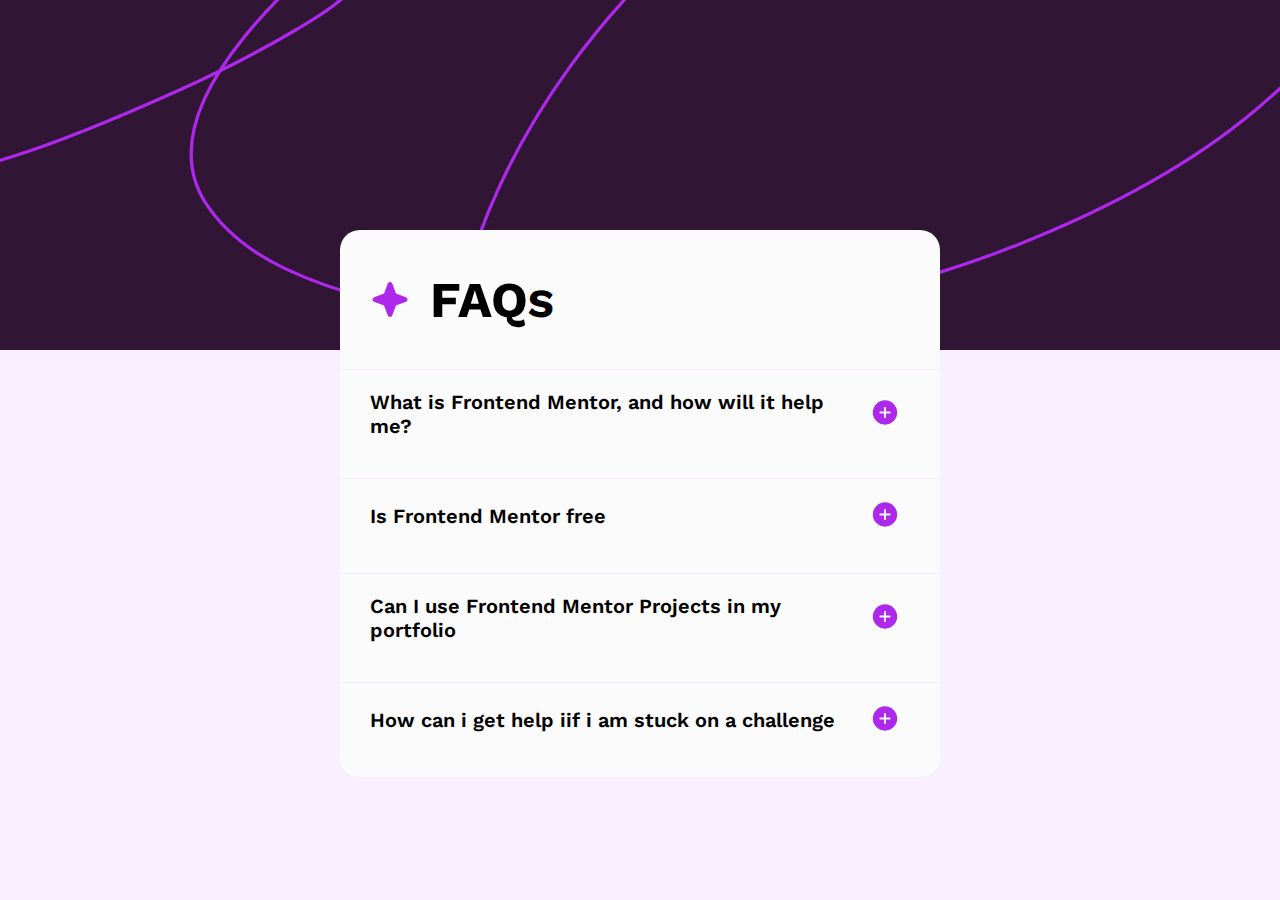
<file: index.html>
<!DOCTYPE html>
<html lang="en">
<head>
  <meta charset="UTF-8">
  <meta name="viewport" content="width=device-width, initial-scale=1.0">
  <title>Faq</title>
  <link rel="stylesheet" href="faq.css">
  <script src="faq.js" defer></script>
</head>
<body>
  <div class="background-image">
  </div>
  <div class="container">
  </div>
</body>
</html>
</file>
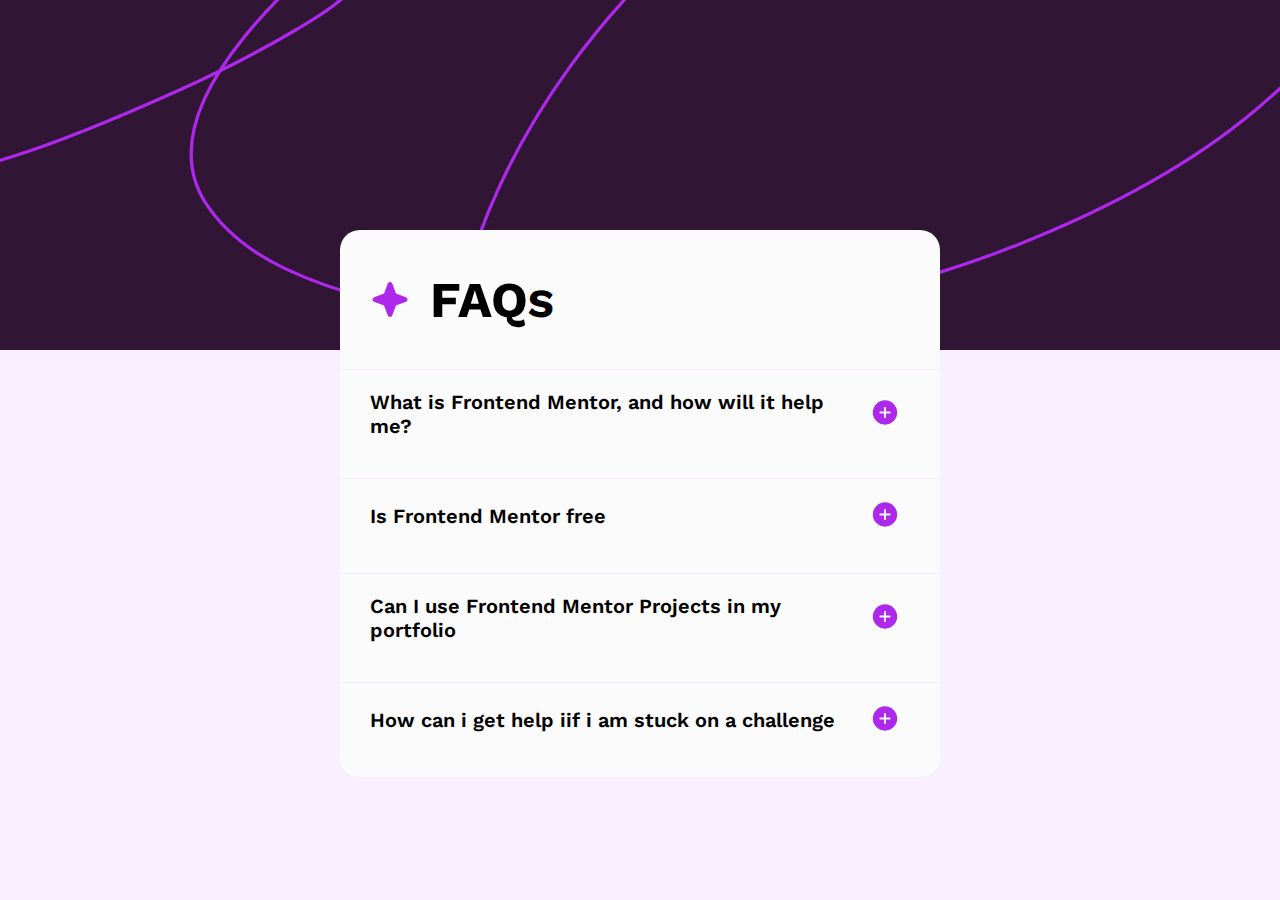
<file: faq.html>
<!DOCTYPE html>
<html lang="en">
<head>
  <meta charset="UTF-8">
  <meta name="viewport" content="width=device-width, initial-scale=1.0">
  <title>Faq</title>
  <link rel="stylesheet" href="faq.css">
  <script src="faq.js" defer></script>
</head>
<body>
  <div class="background-image">
  </div>
  <div class="container">
  </div>
</body>
</html>
</file>
<file: faq.css>
*, *::before, *::after {
  padding: 0;
  margin: 0;
  box-sizing: border-box;
}

@font-face {
  font-family: 'Work Sans';
  font-weight: bold;
  src: url('WorkSans-Bold.ttf');
}

@font-face {
  font-family: 'Work Sans';
  font-weight: 600;
  src: url('WorkSans-SemiBold.ttf');
}

@font-face {
  font-family: 'Work San';
  font-weight: 400;
  src: url('WorkSans-Regular.ttf');
}

body {
  background-color:  hsl(275, 100%, 97%);
  display: flex;
  flex-direction: column;
  align-items: center;
  justify-content: center;
  font-family: url('WorkSans-Bold.ttf');
}

.background-image {
  background-image: url('./background-pattern-desktop.svg');
  height: 350px;
  width: 100vw;
  background-position: center;
  background-repeat: no-repeat;
  background-size: cover;
}

.container {
  background-color: rgb(251, 251, 251);
  width: 600px;
  border-radius: 20px;
  margin-top: -120px;
  display: flex;
  flex-direction: column;
}

.header {
  display: flex;
  align-items: center;
  margin: 40px 0px;
  padding: 0px 40px 0px 30px;
}

.h-one {
  font-size: 50px;
  margin-left: 20px;
  font-weight: bold;
  font-family: 'Work Sans';
}

span {
  font-size: 40px;
  font-weight: bold;
  font-family: 'Work Sans';
}

.container-two {
  padding: 10px 40px 20px 30px;
  width: 100%;  
  max-width: 100%;

}

.question {
  display: flex;
  align-items: center;
  justify-content: space-between;
  margin-bottom: 20px;
}

.p-two {
  font-size: 20px;
  font-family: 'Work Sans';
  font-weight: 600;
  cursor: pointer;
}

.p-two:hover {
  color: hsl(290, 80%, 43%);
}

button {
  border: none;
  background-color: rgb(251, 251, 251);
}

.answer {
  font-family: 'Work San';
  font-weight: 400;
  font-size: 18px;
  color: hsl(292, 16%, 49%);
  margin-top: 30px;
  line-height: 22px;
}

.container-two:not(:first-child) {
  border-top: 1px solid hsl(275, 100%, 95%); 
  padding-top: 20px; 
}


.show {
  display: block;
}

.hide {
  display: none;
}
</file>
